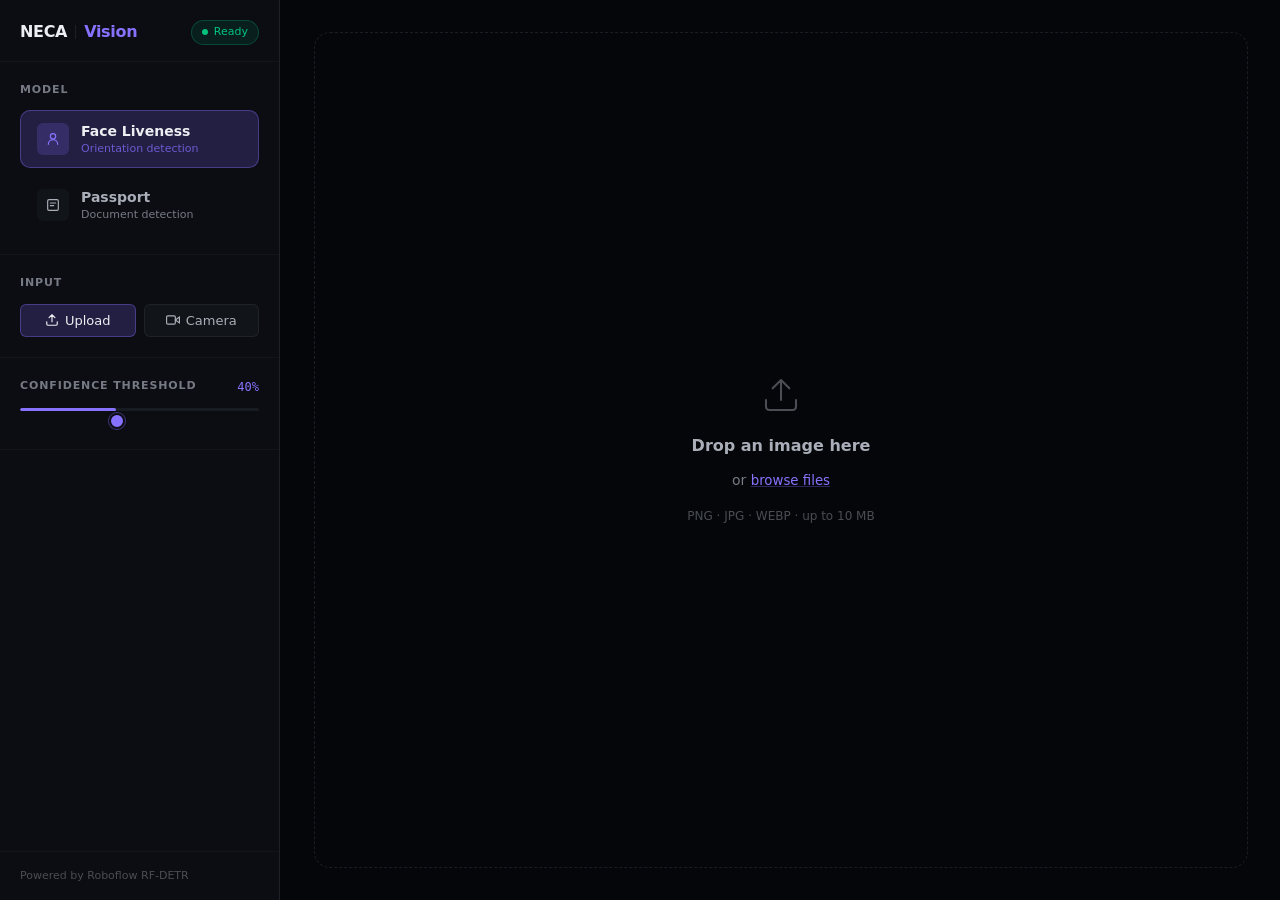
<file: index.html>
<!DOCTYPE html>
<html lang="en">
<head>
  <meta charset="UTF-8">
  <meta http-equiv="refresh" content="0; url=v2/index.html">
  <title>Redirecting to NECA Vision...</title>
</head>
<body>
  <p>Redirecting to the new NECA Vision tool... If you are not redirected automatically, <a href="v2/index.html">click here</a>.</p>
</body>
</html>
</file>
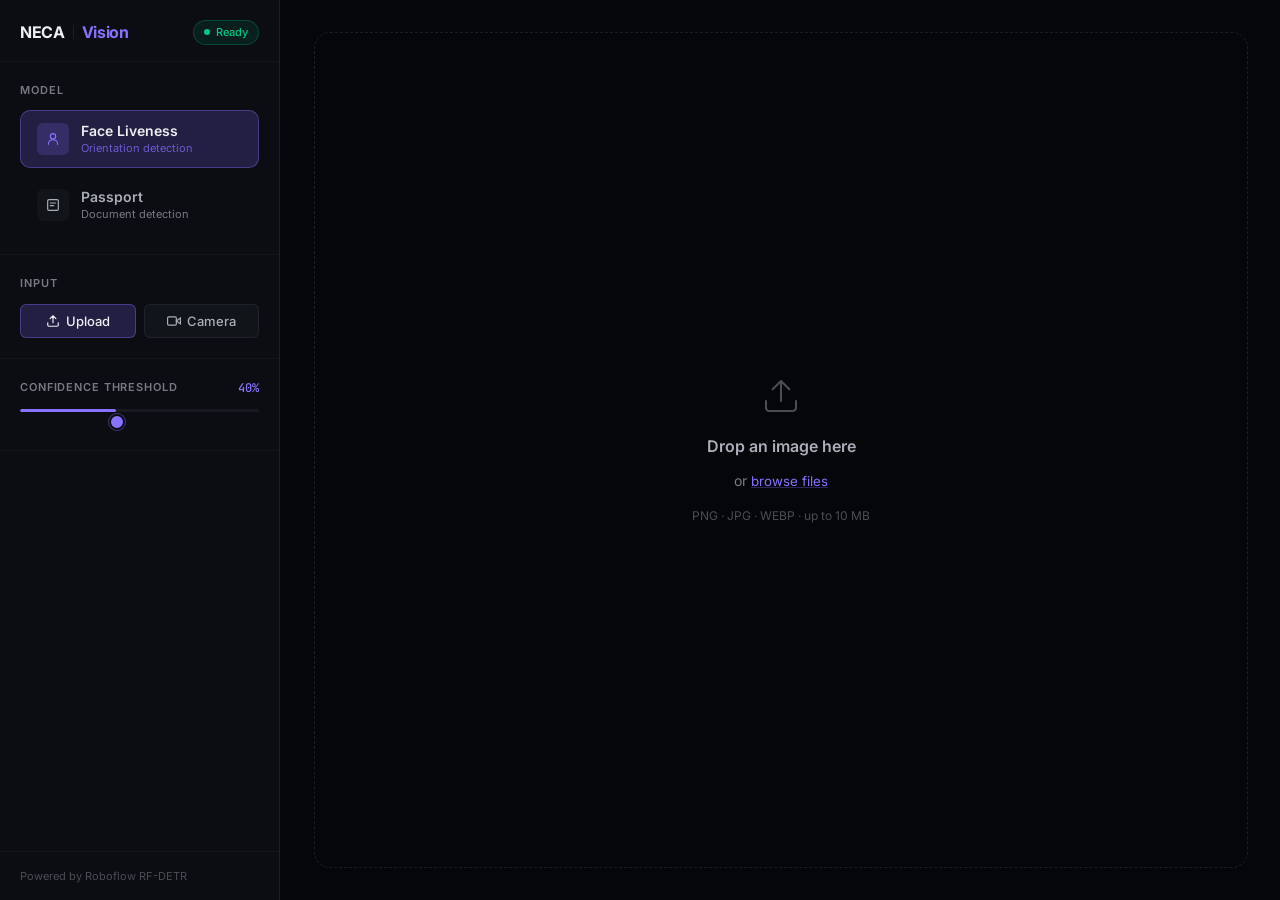
<file: v2/index.html>
<!DOCTYPE html>
<html lang="en">
<head>
  <meta charset="UTF-8" />
  <meta name="viewport" content="width=device-width, initial-scale=1.0" />
  <title>NECA Vision — AI Detection Tool</title>
  <meta name="description" content="NECA Computer Vision Project — run face liveness and passport detection using Roboflow RF-DETR models." />
  <link rel="preconnect" href="https://fonts.googleapis.com" />
  <link rel="preconnect" href="https://fonts.gstatic.com" crossorigin />
  <link href="https://fonts.googleapis.com/css2?family=Inter:ital,opsz,wght@0,14..32,300..800;1,14..32,300..800&family=JetBrains+Mono:wght@400;500&display=swap" rel="stylesheet" />
  <link rel="stylesheet" href="neca-styles.css" />
</head>
<body>

  <!-- App Shell -->
  <div class="app" id="app">

    <!-- ── Sidebar ── -->
    <aside class="sidebar" id="sidebar" aria-label="Controls">
      <div class="sidebar-header">
        <div class="wordmark">
          <span class="wordmark-neca">NECA</span>
          <span class="wordmark-sep"></span>
          <span class="wordmark-vision">Vision</span>
        </div>
        <div class="status-badge" id="status-badge" aria-live="polite">
          <span class="status-dot" aria-hidden="true"></span>
          <span class="status-text">Ready</span>
        </div>
      </div>

      <!-- Model selector -->
      <section class="sidebar-section" aria-labelledby="model-label">
        <p class="sidebar-label" id="model-label">Model</p>
        <div class="model-tabs" role="tablist" aria-label="Select model">
          <button
            class="model-tab active"
            id="tab-face"
            role="tab"
            aria-selected="true"
            aria-controls="main-panel"
            data-model="face_liveliness_detection_v2/1"
          >
            <span class="tab-icon" aria-hidden="true">
              <svg width="16" height="16" fill="none" viewBox="0 0 24 24" stroke="currentColor" stroke-width="1.75"><circle cx="12" cy="8" r="4"/><path d="M5 20c0-3.866 3.134-7 7-7s7 3.134 7 7" stroke-linecap="round"/></svg>
            </span>
            <span class="tab-text">
              <span class="tab-name">Face Liveness</span>
              <span class="tab-desc">Orientation detection</span>
            </span>
          </button>
          <button
            class="model-tab"
            id="tab-passport"
            role="tab"
            aria-selected="false"
            aria-controls="main-panel"
            data-model="passport_detection-ddezu/2"
          >
            <span class="tab-icon" aria-hidden="true">
              <svg width="16" height="16" fill="none" viewBox="0 0 24 24" stroke="currentColor" stroke-width="1.75"><rect x="4" y="4" width="16" height="16" rx="2"/><path d="M8 9h8M8 13h5" stroke-linecap="round"/></svg>
            </span>
            <span class="tab-text">
              <span class="tab-name">Passport</span>
              <span class="tab-desc">Document detection</span>
            </span>
          </button>
        </div>
      </section>

      <!-- Input mode -->
      <section class="sidebar-section" aria-labelledby="input-label">
        <p class="sidebar-label" id="input-label">Input</p>
        <div class="input-toggle" role="group" aria-label="Input mode">
          <button class="input-btn active" id="btn-upload" aria-pressed="true">
            <svg width="14" height="14" fill="none" viewBox="0 0 24 24" stroke="currentColor" stroke-width="2" aria-hidden="true"><path d="M21 15v4a2 2 0 01-2 2H5a2 2 0 01-2-2v-4M17 8l-5-5-5 5M12 3v12" stroke-linecap="round" stroke-linejoin="round"/></svg>
            Upload
          </button>
          <button class="input-btn" id="btn-camera" aria-pressed="false">
            <svg width="14" height="14" fill="none" viewBox="0 0 24 24" stroke="currentColor" stroke-width="2" aria-hidden="true"><path d="M23 7l-7 5 7 5V7z"/><rect x="1" y="5" width="15" height="14" rx="2"/></svg>
            Camera
          </button>
        </div>
      </section>

      <!-- Confidence -->
      <section class="sidebar-section" aria-labelledby="conf-label">
        <p class="sidebar-label" id="conf-label">
          Confidence threshold
          <span class="conf-value" id="conf-display" aria-live="polite">40%</span>
        </p>
        <div class="slider-track" aria-hidden="true">
          <div class="slider-fill" id="slider-fill" style="width:40%"></div>
        </div>
        <input
          type="range"
          id="conf-slider"
          class="slider"
          min="1" max="99" value="40"
          aria-labelledby="conf-label"
          aria-valuemin="1" aria-valuemax="99" aria-valuenow="40"
        />
      </section>

      <!-- Results panel -->
      <section class="sidebar-section results-section" id="results-section" aria-labelledby="results-label" hidden>
        <p class="sidebar-label" id="results-label">Results</p>

        <div class="metrics" role="list">
          <div class="metric" role="listitem">
            <span class="metric-val" id="m-count">0</span>
            <span class="metric-key">Detections</span>
          </div>
          <div class="metric" role="listitem">
            <span class="metric-val" id="m-conf">—</span>
            <span class="metric-key">Avg confidence</span>
          </div>
          <div class="metric" role="listitem">
            <span class="metric-val" id="m-time">—</span>
            <span class="metric-key">Inference time</span>
          </div>
        </div>

        <ol class="detections-list" id="detections-list" aria-label="Detected objects"></ol>
      </section>

      <!-- Error -->
      <div class="sidebar-error" id="sidebar-error" hidden role="alert">
        <svg width="16" height="16" fill="none" viewBox="0 0 24 24" stroke="currentColor" stroke-width="2" aria-hidden="true"><circle cx="12" cy="12" r="10"/><line x1="12" y1="8" x2="12" y2="12"/><circle cx="12" cy="16.5" r=".5" fill="currentColor" stroke="none"/></svg>
        <p id="error-text">Something went wrong.</p>
        <button class="retry-btn" id="retry-btn">Retry</button>
      </div>

      <footer class="sidebar-footer">
        <span>Powered by Roboflow RF-DETR</span>
      </footer>
    </aside>

    <div class="sidebar-resizer" id="sidebar-resizer" aria-hidden="true"></div>

    <!-- ── Main canvas area ── -->
    <main class="main" id="main-panel" role="main" aria-label="Detection workspace">

      <!-- Upload zone -->
      <div class="workspace" id="workspace-upload">
        <!-- Drop zone (shown when no image) -->
        <div
          class="dropzone"
          id="dropzone"
          role="button"
          tabindex="0"
          aria-label="Upload image. Click or drag and drop."
        >
          <input type="file" id="file-input" accept="image/*" class="sr-only" aria-label="Choose image file" />
          <div class="dropzone-inner" id="dropzone-idle">
            <div class="drop-glyph" aria-hidden="true">
              <svg width="40" height="40" fill="none" viewBox="0 0 24 24" stroke="currentColor" stroke-width="1.25"><path d="M21 15v4a2 2 0 01-2 2H5a2 2 0 01-2-2v-4M17 8l-5-5-5 5M12 3v12" stroke-linecap="round" stroke-linejoin="round"/></svg>
            </div>
            <p class="drop-primary">Drop an image here</p>
            <p class="drop-secondary">or <button class="link-btn" id="browse-btn" type="button">browse files</button></p>
            <p class="drop-hint">PNG · JPG · WEBP · up to 10 MB</p>
          </div>
        </div>

        <!-- Canvas (shown after image is loaded) -->
        <div class="canvas-area" id="canvas-area" hidden>
          <canvas id="result-canvas" aria-label="Detection result" role="img"></canvas>
          <div class="canvas-toolbar">
            <button class="tool-btn" id="detect-btn" disabled aria-disabled="true">
              <svg width="15" height="15" fill="none" viewBox="0 0 24 24" stroke="currentColor" stroke-width="2" aria-hidden="true"><circle cx="11" cy="11" r="8"/><path d="m21 21-4.35-4.35" stroke-linecap="round"/></svg>
              Run detection
            </button>
            <button class="tool-btn tool-btn--ghost" id="clear-btn">
              <svg width="15" height="15" fill="none" viewBox="0 0 24 24" stroke="currentColor" stroke-width="2" aria-hidden="true"><path d="M3 6h18M8 6V4h8v2M19 6l-1 14H6L5 6" stroke-linecap="round" stroke-linejoin="round"/></svg>
              Clear
            </button>
          </div>
        </div>

        <!-- Loading overlay -->
        <div class="loading-overlay" id="loading-overlay" hidden aria-live="polite" aria-label="Running detection">
          <div class="spinner" aria-hidden="true"></div>
          <p class="loading-label">Running inference…</p>
        </div>
      </div>

      <!-- Camera workspace -->
      <div class="workspace" id="workspace-camera" hidden>
        <div class="camera-area" id="camera-area">
          <div class="camera-idle" id="camera-idle">
            <div class="drop-glyph" aria-hidden="true">
              <svg width="40" height="40" fill="none" viewBox="0 0 24 24" stroke="currentColor" stroke-width="1.25"><path d="M23 7l-7 5 7 5V7z"/><rect x="1" y="5" width="15" height="14" rx="2"/></svg>
            </div>
            <p class="drop-primary">Live camera detection</p>
            <p class="drop-secondary">Inference runs automatically every second</p>
            <button class="tool-btn" id="start-cam-btn">
              <svg width="15" height="15" fill="currentColor" viewBox="0 0 24 24" aria-hidden="true"><polygon points="5 3 19 12 5 21"/></svg>
              Start camera
            </button>
          </div>
          <div class="camera-live" id="camera-live" hidden>
            <video id="video" autoplay playsinline muted aria-label="Camera feed"></video>
            <canvas id="cam-canvas" aria-label="Detection overlay"></canvas>
            <button class="stop-btn" id="stop-cam-btn" aria-label="Stop camera">
              <svg width="14" height="14" fill="currentColor" viewBox="0 0 24 24" aria-hidden="true"><rect x="6" y="6" width="12" height="12" rx="1"/></svg>
              Stop
            </button>
          </div>
        </div>
      </div>

    </main>
  </div>

  <script src="neca-app.js"></script>
</body>
</html>
</file>
<file: v2/neca-styles.css>
/*
  NECA Vision — neca-styles.css
  Impeccable design system applied:
  - OKLCH color space throughout
  - Contrast verified: body text ≥ 4.5:1
  - Letter-spacing floor: -0.03em on display (never below -0.04em)
  - text-wrap: balance on headings
  - Intentional motion with prefers-reduced-motion
  - Semantic z-index scale
  - No cream/sand defaults — dark tool aesthetic justified by context:
    engineers & analysts in ambient office/lab light, focus mode
*/

/* ══════════════════════════════════════════
   DESIGN TOKENS — OKLCH
══════════════════════════════════════════ */
:root {
  /* Base surfaces — dark tool, high focus */
  --bg:            oklch(0.12 0.01 265);
  --bg-surface:    oklch(0.16 0.01 265);
  --bg-raised:     oklch(0.19 0.012 265);
  --bg-overlay:    oklch(0.22 0.015 265);

  /* Borders */
  --border:        oklch(0.28 0.015 265 / 0.7);
  --border-subtle: oklch(0.24 0.01 265 / 0.5);

  /* Brand accent — vivid indigo-violet */
  --accent:        oklch(0.65 0.22 285);
  --accent-dim:    oklch(0.55 0.18 285 / 0.25);
  --accent-glow:   oklch(0.65 0.22 285 / 0.18);

  /* Semantic colors */
  --green:         oklch(0.72 0.17 160);
  --amber:         oklch(0.78 0.17 75);
  --red:           oklch(0.68 0.19 25);
  --cyan:          oklch(0.74 0.14 210);

  /* Ink — verified ≥ 4.5:1 on --bg-surface */
  --ink-primary:   oklch(0.95 0.005 265);   /* ~15:1 on surface */
  --ink-secondary: oklch(0.75 0.015 265);   /* ~6.5:1 on surface */
  --ink-muted:     oklch(0.58 0.015 265);   /* ~4.5:1 on surface — floor */
  --ink-faint:     oklch(0.42 0.01 265);    /* decorative only, never body text */

  /* Typography */
  --font-ui:    'Inter', system-ui, -apple-system, sans-serif;
  --font-mono:  'JetBrains Mono', 'Fira Code', monospace;

  /* Spacing scale */
  --sp-1: 4px;
  --sp-2: 8px;
  --sp-3: 12px;
  --sp-4: 16px;
  --sp-5: 20px;
  --sp-6: 24px;
  --sp-8: 32px;
  --sp-10: 40px;

  /* Radius */
  --r-sm: 6px;
  --r-md: 10px;
  --r-lg: 16px;

  /* Semantic z-index scale */
  --z-base:    0;
  --z-raise:   10;
  --z-overlay: 20;
  --z-toolbar: 30;
  --z-modal:   40;
  --z-toast:   50;

  /* Motion */
  --ease-out-quart: cubic-bezier(0.25, 1, 0.5, 1);
  --dur-fast:   140ms;
  --dur-normal: 220ms;
  --dur-slow:   360ms;
}

/* ══════════════════════════════════════════
   RESET & BASE
══════════════════════════════════════════ */
*, *::before, *::after { box-sizing: border-box; margin: 0; padding: 0; }
[hidden] { display: none !important; }
html { font-size: 16px; height: 100%; }
body {
  font-family: var(--font-ui);
  background: var(--bg);
  color: var(--ink-primary);
  line-height: 1.5;
  height: 100%;
  overflow: hidden;
  -webkit-font-smoothing: antialiased;
}
img, video, canvas { display: block; }
button { cursor: pointer; font-family: inherit; background: none; border: none; color: inherit; }
input { font-family: inherit; }
.sr-only {
  position: absolute; width: 1px; height: 1px;
  overflow: hidden; clip: rect(0,0,0,0); white-space: nowrap;
}

/* ══════════════════════════════════════════
   APP LAYOUT — sidebar + main
══════════════════════════════════════════ */
.app {
  display: flex;
  height: 100vh;
  overflow: hidden;
}

/* ══════════════════════════════════════════
   SIDEBAR
══════════════════════════════════════════ */
.sidebar {
  width: var(--sidebar-width, 280px);
  flex-shrink: 0;
  background: var(--bg-surface);
  border-right: 1px solid var(--border);
  display: flex;
  flex-direction: column;
  gap: 0;
  overflow-y: auto;
  overflow-x: hidden;
  scrollbar-width: thin;
  scrollbar-color: var(--border) transparent;
  position: relative;
}

/* Sidebar Resizer */
.sidebar-resizer {
  width: 4px;
  background: transparent;
  cursor: col-resize;
  position: relative;
  z-index: var(--z-raise);
  transition: background var(--dur-fast);
  flex-shrink: 0;
  margin-left: -2px; /* Pull it slightly over the border */
}
.sidebar-resizer:hover, .sidebar-resizer.is-resizing {
  background: var(--accent);
}

.sidebar-header {
  padding: var(--sp-5) var(--sp-5) var(--sp-4);
  display: flex;
  align-items: center;
  justify-content: space-between;
  border-bottom: 1px solid var(--border-subtle);
  position: sticky;
  top: 0;
  z-index: var(--z-raise);
  background: var(--bg-surface);
}

/* Wordmark */
.wordmark {
  display: flex;
  align-items: center;
  gap: var(--sp-2);
  font-size: 1rem;
  font-weight: 700;
  letter-spacing: -0.02em;
}
.wordmark-neca  { color: var(--ink-primary); }
.wordmark-sep   {
  width: 1px; height: 14px;
  background: var(--border);
  flex-shrink: 0;
}
.wordmark-vision { color: var(--accent); }

/* Status badge */
.status-badge {
  display: flex; align-items: center; gap: 6px;
  font-size: 0.6875rem; font-weight: 500;
  color: var(--green);
  background: oklch(0.72 0.17 160 / 0.1);
  border: 1px solid oklch(0.72 0.17 160 / 0.25);
  border-radius: 99px;
  padding: 3px 10px;
  transition: color var(--dur-fast), background var(--dur-fast), border-color var(--dur-fast);
}
.status-badge.busy {
  color: var(--amber);
  background: oklch(0.78 0.17 75 / 0.1);
  border-color: oklch(0.78 0.17 75 / 0.25);
}
.status-badge.error {
  color: var(--red);
  background: oklch(0.68 0.19 25 / 0.1);
  border-color: oklch(0.68 0.19 25 / 0.25);
}
.status-dot {
  width: 6px; height: 6px; border-radius: 50%;
  background: currentColor;
  animation: pulse-dot 2.4s ease-in-out infinite;
}
.status-badge.busy .status-dot { animation: spin-dot 0.9s linear infinite; }
.status-badge.error .status-dot { animation: none; }

@keyframes pulse-dot {
  0%, 100% { opacity: 1; transform: scale(1); }
  50%       { opacity: 0.5; transform: scale(0.7); }
}
@keyframes spin-dot {
  to { transform: rotate(360deg); }
}
@media (prefers-reduced-motion: reduce) {
  .status-dot { animation: none; }
}

/* Sidebar sections */
.sidebar-section {
  padding: var(--sp-5);
  border-bottom: 1px solid var(--border-subtle);
  display: flex;
  flex-direction: column;
  gap: var(--sp-3);
}
.sidebar-label {
  font-size: 0.6875rem;
  font-weight: 600;
  text-transform: uppercase;
  letter-spacing: 0.08em;
  color: var(--ink-muted);
  display: flex;
  align-items: center;
  justify-content: space-between;
}
.conf-value {
  font-family: var(--font-mono);
  font-size: 0.75rem;
  color: var(--accent);
  font-weight: 500;
  letter-spacing: 0;
  text-transform: none;
}

/* ── Model tabs ── */
.model-tabs { display: flex; flex-direction: column; gap: var(--sp-2); }

.model-tab {
  display: flex; align-items: center; gap: var(--sp-3);
  padding: var(--sp-3) var(--sp-4);
  border-radius: var(--r-md);
  border: 1px solid transparent;
  color: var(--ink-secondary);
  text-align: left;
  transition:
    background var(--dur-fast) var(--ease-out-quart),
    border-color var(--dur-fast),
    color var(--dur-fast);
}
.model-tab:hover {
  background: var(--bg-overlay);
  color: var(--ink-primary);
}
.model-tab.active {
  background: var(--accent-dim);
  border-color: oklch(0.65 0.22 285 / 0.35);
  color: var(--ink-primary);
}
.tab-icon {
  width: 32px; height: 32px; border-radius: var(--r-sm);
  display: flex; align-items: center; justify-content: center;
  background: var(--bg-raised);
  flex-shrink: 0;
  color: var(--ink-secondary);
  transition: color var(--dur-fast), background var(--dur-fast);
}
.model-tab.active .tab-icon {
  background: var(--accent-glow);
  color: var(--accent);
}
.tab-text { display: flex; flex-direction: column; gap: 2px; min-width: 0; }
.tab-name { font-size: 0.875rem; font-weight: 600; line-height: 1.2; }
.tab-desc { font-size: 0.6875rem; color: var(--ink-muted); line-height: 1.2; }
.model-tab.active .tab-desc { color: oklch(0.65 0.22 285 / 0.7); }

/* ── Input toggle ── */
.input-toggle { display: flex; gap: var(--sp-2); }
.input-btn {
  flex: 1; display: flex; align-items: center; justify-content: center; gap: 6px;
  font-size: 0.8125rem; font-weight: 500;
  padding: var(--sp-2) var(--sp-3);
  border-radius: var(--r-sm);
  border: 1px solid var(--border);
  color: var(--ink-secondary);
  background: var(--bg-raised);
  transition: all var(--dur-fast) var(--ease-out-quart);
}
.input-btn:hover { color: var(--ink-primary); border-color: oklch(0.38 0.015 265); }
.input-btn.active {
  background: var(--accent-dim);
  border-color: oklch(0.65 0.22 285 / 0.35);
  color: var(--ink-primary);
}

/* ── Confidence slider ── */
.slider-track {
  height: 3px; border-radius: 99px;
  background: var(--bg-overlay);
  position: relative; overflow: hidden;
}
.slider-fill {
  position: absolute; top: 0; left: 0; height: 100%;
  background: var(--accent);
  border-radius: 99px;
  transition: width var(--dur-fast);
}
.slider {
  -webkit-appearance: none;
  appearance: none;
  width: 100%; height: 16px;
  background: transparent;
  outline: none; cursor: pointer;
  margin-top: calc(-1 * var(--sp-2) - 2px);
}
.slider::-webkit-slider-thumb {
  -webkit-appearance: none;
  width: 16px; height: 16px; border-radius: 50%;
  background: var(--accent);
  border: 2px solid var(--bg-surface);
  box-shadow: 0 0 0 1px oklch(0.65 0.22 285 / 0.4);
  cursor: pointer;
  transition: transform var(--dur-fast);
}
.slider::-webkit-slider-thumb:hover { transform: scale(1.2); }
.slider::-moz-range-thumb {
  width: 16px; height: 16px; border-radius: 50%;
  background: var(--accent); border: 2px solid var(--bg-surface); cursor: pointer;
}

/* ── Results ── */
.results-section {
  opacity: 0;
  transform: translateY(6px);
  transition:
    opacity var(--dur-normal) var(--ease-out-quart),
    transform var(--dur-normal) var(--ease-out-quart);
}
.results-section.visible {
  opacity: 1;
  transform: translateY(0);
}
@media (prefers-reduced-motion: reduce) {
  .results-section { transition: opacity var(--dur-fast); transform: none; }
}

.metrics {
  display: grid; grid-template-columns: repeat(3, 1fr);
  gap: var(--sp-2);
}
.metric {
  display: flex; flex-direction: column; align-items: center;
  background: var(--bg-raised); border-radius: var(--r-sm);
  padding: var(--sp-3) var(--sp-2); gap: 3px;
  border: 1px solid var(--border-subtle);
}
.metric-val {
  font-family: var(--font-mono);
  font-size: 1.0625rem; font-weight: 700;
  color: var(--accent);
  line-height: 1;
}
.metric-key {
  font-size: 0.625rem; font-weight: 600;
  text-transform: uppercase; letter-spacing: 0.06em;
  color: var(--ink-muted);
  text-align: center;
  line-height: 1.3;
}

/* Detections list */
.detections-list {
  display: flex; flex-direction: column; gap: var(--sp-2);
  list-style: none;
}
.detection-item {
  display: flex; align-items: center; gap: var(--sp-3);
  padding: var(--sp-2) var(--sp-3);
  background: var(--bg-raised);
  border: 1px solid var(--border-subtle);
  border-radius: var(--r-sm);
  animation: fade-in-up var(--dur-normal) var(--ease-out-quart) both;
}
@keyframes fade-in-up {
  from { opacity: 0; transform: translateY(4px); }
  to   { opacity: 1; transform: translateY(0); }
}
@media (prefers-reduced-motion: reduce) {
  .detection-item { animation: none; }
}
.det-swatch {
  width: 8px; height: 8px; border-radius: 2px; flex-shrink: 0;
}
.det-class {
  font-size: 0.8125rem; font-weight: 600;
  flex: 1; min-width: 0;
  overflow: hidden; text-overflow: ellipsis; white-space: nowrap;
}
.det-right { display: flex; align-items: center; gap: var(--sp-2); flex-shrink: 0; }
.det-bar { width: 56px; height: 3px; background: var(--bg-overlay); border-radius: 99px; overflow: hidden; }
.det-bar-fill { height: 100%; border-radius: 99px; transition: width 0.4s var(--ease-out-quart); }
.det-pct { font-family: var(--font-mono); font-size: 0.6875rem; color: var(--ink-muted); width: 30px; text-align: right; }

/* Error panel */
.sidebar-error {
  margin: var(--sp-4) var(--sp-5);
  padding: var(--sp-4);
  background: oklch(0.68 0.19 25 / 0.08);
  border: 1px solid oklch(0.68 0.19 25 / 0.25);
  border-radius: var(--r-md);
  display: flex; flex-direction: column; gap: var(--sp-3);
  align-items: flex-start;
  animation: fade-in-up var(--dur-normal) var(--ease-out-quart) both;
}
.sidebar-error svg { color: var(--red); }
.sidebar-error p { font-size: 0.8125rem; color: var(--ink-secondary); line-height: 1.5; }
.retry-btn {
  font-size: 0.8125rem; font-weight: 600;
  color: var(--red); padding: 4px 10px;
  border: 1px solid oklch(0.68 0.19 25 / 0.3);
  border-radius: var(--r-sm);
  transition: background var(--dur-fast);
}
.retry-btn:hover { background: oklch(0.68 0.19 25 / 0.12); }

/* Sidebar footer */
.sidebar-footer {
  margin-top: auto;
  padding: var(--sp-4) var(--sp-5);
  font-size: 0.6875rem;
  color: var(--ink-faint);
  border-top: 1px solid var(--border-subtle);
}

/* ══════════════════════════════════════════
   MAIN WORKSPACE
══════════════════════════════════════════ */
.main {
  flex: 1;
  background: var(--bg);
  overflow: hidden;
  position: relative;
  display: flex;
  flex-direction: column;
}

.workspace {
  flex: 1;
  display: flex;
  align-items: center;
  justify-content: center;
  position: relative;
  overflow: hidden;
}

/* ── Drop zone ── */
.dropzone {
  width: 100%; height: 100%;
  display: flex; align-items: center; justify-content: center;
  cursor: pointer;
  position: relative;
  outline: none;
}
.dropzone::after {
  content: '';
  position: absolute; inset: var(--sp-8);
  border: 1.5px dashed var(--border);
  border-radius: var(--r-lg);
  pointer-events: none;
  transition: border-color var(--dur-fast), background var(--dur-fast);
}
.dropzone:hover::after,
.dropzone:focus-visible::after,
.dropzone.drag-over::after {
  border-color: var(--accent);
  background: var(--accent-glow);
}
.dropzone-inner {
  display: flex; flex-direction: column; align-items: center; gap: var(--sp-3);
  text-align: center; padding: var(--sp-8);
  pointer-events: none;
}
.drop-glyph { color: var(--ink-faint); transition: color var(--dur-fast); }
.dropzone:hover .drop-glyph,
.dropzone:focus-visible .drop-glyph { color: var(--accent); }
.drop-primary { font-size: 1rem; font-weight: 600; color: var(--ink-secondary); text-wrap: balance; }
.drop-secondary { font-size: 0.875rem; color: var(--ink-muted); }
.drop-hint { font-size: 0.75rem; color: var(--ink-faint); margin-top: var(--sp-1); }
.link-btn { color: var(--accent); text-decoration: underline; text-decoration-color: oklch(0.65 0.22 285 / 0.3); cursor: pointer; pointer-events: all; }
.link-btn:hover { text-decoration-color: currentColor; }

/* ── Canvas area ── */
.canvas-area {
  width: 100%; height: 100%;
  display: flex; flex-direction: column;
  align-items: center; justify-content: center;
  gap: var(--sp-4);
  padding: var(--sp-6);
  position: relative;
}
#result-canvas {
  max-width: 100%;
  max-height: calc(100vh - 120px);
  border-radius: var(--r-md);
  box-shadow: 0 0 0 1px var(--border), 0 8px 48px oklch(0 0 0 / 0.4);
  display: block;
}

.canvas-toolbar {
  display: flex; align-items: center; gap: var(--sp-3);
  flex-shrink: 0;
}

/* ── Buttons ── */
.tool-btn {
  display: inline-flex; align-items: center; gap: 7px;
  font-size: 0.875rem; font-weight: 600;
  padding: var(--sp-2) var(--sp-5);
  border-radius: var(--r-sm);
  border: 1px solid transparent;
  background: var(--accent);
  color: oklch(0.12 0.01 265);
  transition:
    background var(--dur-fast) var(--ease-out-quart),
    box-shadow var(--dur-fast),
    transform var(--dur-fast);
}
.tool-btn:hover {
  background: oklch(0.70 0.22 285);
  box-shadow: 0 4px 20px oklch(0.65 0.22 285 / 0.35);
  transform: translateY(-1px);
}
.tool-btn:active { transform: translateY(0); }
.tool-btn:disabled, .tool-btn[aria-disabled="true"] {
  opacity: 0.38; cursor: not-allowed;
  transform: none; box-shadow: none;
}
.tool-btn--ghost {
  background: var(--bg-raised);
  border-color: var(--border);
  color: var(--ink-secondary);
}
.tool-btn--ghost:hover {
  background: var(--bg-overlay);
  box-shadow: none;
  color: var(--ink-primary);
  border-color: oklch(0.38 0.015 265);
}

/* ── Loading overlay ── */
.loading-overlay {
  position: absolute; inset: 0;
  background: oklch(0.12 0.01 265 / 0.7);
  backdrop-filter: blur(6px);
  -webkit-backdrop-filter: blur(6px);
  display: flex; flex-direction: column; align-items: center; justify-content: center;
  gap: var(--sp-4); z-index: var(--z-overlay);
  animation: fade-in var(--dur-normal) var(--ease-out-quart) both;
}
@keyframes fade-in {
  from { opacity: 0; }
  to   { opacity: 1; }
}
.spinner {
  width: 36px; height: 36px; border-radius: 50%;
  border: 2.5px solid var(--border);
  border-top-color: var(--accent);
  animation: spin var(--dur-slow) linear infinite;
}
@keyframes spin { to { transform: rotate(360deg); } }
@media (prefers-reduced-motion: reduce) {
  .spinner { animation: none; border-color: var(--accent); }
}
.loading-label { font-size: 0.875rem; font-weight: 500; color: var(--ink-secondary); }

/* ── Camera ── */
.camera-area {
  width: 100%; height: 100%;
  display: flex; align-items: center; justify-content: center;
}
.camera-idle {
  display: flex; flex-direction: column; align-items: center; gap: var(--sp-4);
  text-align: center; padding: var(--sp-8);
}
.camera-live {
  position: relative;
  width: 100%; height: 100%;
  display: flex; align-items: center; justify-content: center;
}
#video, #cam-canvas {
  max-width: 100%; max-height: 100%;
  border-radius: var(--r-md);
  transform: scaleX(-1);
}
#cam-canvas {
  position: absolute;
  top: 50%; left: 50%;
  transform: translate(-50%, -50%);
  pointer-events: none;
}
.stop-btn {
  position: absolute; top: var(--sp-4); right: var(--sp-4);
  z-index: var(--z-toolbar);
  display: flex; align-items: center; gap: 6px;
  font-size: 0.8125rem; font-weight: 600;
  padding: var(--sp-2) var(--sp-3);
  background: oklch(0.68 0.19 25 / 0.85);
  border: 1px solid oklch(0.68 0.19 25 / 0.4);
  border-radius: var(--r-sm);
  color: oklch(0.95 0.005 265);
  backdrop-filter: blur(8px);
  -webkit-backdrop-filter: blur(8px);
  transition: background var(--dur-fast);
}
.stop-btn:hover { background: oklch(0.68 0.19 25 / 0.95); }

/* ══════════════════════════════════════════
   RESPONSIVE — stack vertically below 768px
══════════════════════════════════════════ */
@media (max-width: 768px) {
  body { overflow-y: auto; }
  .app {
    flex-direction: column;
    height: auto;
    min-height: 100vh;
  }
  .sidebar {
    width: 100%;
    overflow: visible;
    border-right: none;
    border-bottom: 1px solid var(--border);
  }
  .sidebar-resizer {
    display: none; /* No horizontal resizing on mobile */
  }
  .sidebar-header { position: static; }
  .main { min-height: 60vh; }
  .workspace { min-height: 60vh; }
  .canvas-area { padding: var(--sp-4); }
  #result-canvas { max-height: 55vh; }
}
</file>
